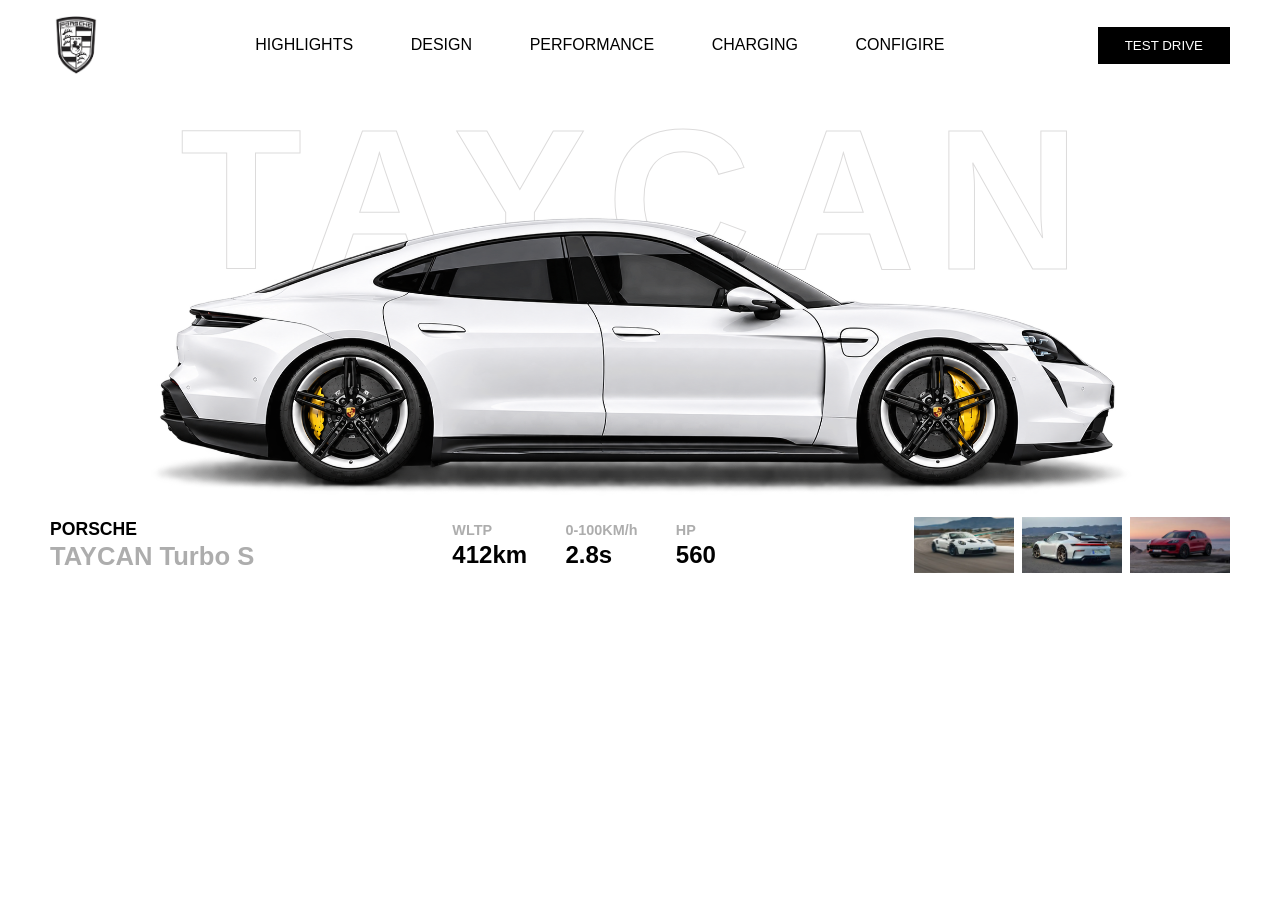
<file: TAYCAN_Design/index.html>
<!DOCTYPE html>
<html lang="en">
<head>
  <meta charset="UTF-8">
  <meta name="viewport" content="width=device-width, initial-scale=1.0">
  <!-- Link css -->
   <link rel="stylesheet" href="style.css">
  <title>Porsche Taycan website</title>
</head>
<body>
  <!-- NAVBAR STARTS HERE -->
  <nav class="nav-bar">
    <img width="52" height="60" src="./assets/Logo.png" alt="Porsche logo">
    <ul class="nav-links">
      <li class="nav-link"><a href="#">HIGHLIGHTS</a></li>
      <li class="nav-link"><a href="#">DESIGN</a></li>
      <li class="nav-link"><a href="#">PERFORMANCE</a></li>
      <li class="nav-link"><a href="#">CHARGING</a></li>
      <li class="nav-link"><a href="#">CONFIGIRE</a></li>

    </ul>
    <button class="test-btn">TEST DRIVE</button>
  </nav>
  <!-- NAVBAR ENDS HERE -->

  <!-- MAIN STARTS HERE -->
   <main class="main">
    <h1 class="main-text">TAYCAN</h1>
    <div class="img-container">
      <img src="./assets/HeroCar.png" alt="car image">
    </div>
   </main>
   <!-- MAIN ENDS HERE -->

   <!-- FOOTER STARTS HERE -->
    <footer class="box">
      <div class="brand-div">
        <h4>PORSCHE</h4>
        <h3>TAYCAN Turbo S</h3>
      </div>
      <div class="text-div">
        <div class="stats">
          <h4>WLTP</h4>
          <h2>412km</h2>
        </div>
        <div class="stats">
          <h4>0-100KM/h</h4>
          <h2>2.8s</h2>
        </div>
        <div class="stats">
          <h4>HP</h4>
          <h2>560</h2>
        </div>
      </div>
      <div class="collection-div">
        <img width="100" src="./assets/Image car1.webp" alt="Car collection">
        <img width="100" src="./assets/Image car2.webp" alt="Car collection">
        <img width="100" src="./assets/Image car3.jpg" alt="Car collection">

      </div>
    </footer>
   <!-- FOOTER ENDS HERE -->


</body>
</html>
</file>
<file: TAYCAN_Design/style.css>
/* Boilerplate */
* {
  margin: 0;
  padding: 0;
  box-sizing: border-box;
}

html {
  font-size: 100%;
  scroll-behavior: smooth;
}

body {
  font-family: sans-serif;
  background-color: #ffffff;
  padding: 15px 50px;
}


/* NAVBAR */
.nav-bar {
  display: flex;
  justify-content: space-between;
  align-items: center;
  margin-bottom: 10px;

  .nav-links {
    display: flex;
    align-items: center;
    justify-content: center;
    gap: 3.6rem;
  }

  .nav-link {
    list-style: none;
  }
  .nav-link a {
    text-decoration: none;
    color: black;
    cursor: pointer;
  }

  .test-btn {
    padding: 10px 26px;
    background-color: black;
    color: white;
    border: 1px solid black;
    cursor: pointer;
  }
  
}


/* MAIN  */
.main{
  position: relative;
  width: 100%;
  height: 60%;
  display: flex;
  flex-direction: column;
  align-items: center;
  justify-content: center;


    .main-text{
      text-align: center;
      font-family: sans-serif;
      font-size: 200px;
      -webkit-text-stroke: 1px rgb(220, 219, 219);
      color: transparent;
      letter-spacing: 20px;

    } 

    .img-container{
      width: 100%;
      height: 65%;
      top: 78.8%;
      position: absolute; 
      display: flex;
      align-items: center;
      justify-content: center;
   } 
    .img-container img{
      width: 85%;
      height: auto;
      object-fit: cover;

    }
}

/* FOOTER */
.box{
  display: flex;
  justify-content: space-between;
  align-items: center;
  /* border: 1px solid black; */
  margin-top: 202px;


    .brand-div h3{
      font-size: 1.6rem;
      margin-top: 2px;
      color: rgb(173, 173,173);
    }
    .brand-div h4{
      font-size: 1.1rem;
    }

    .text-div{
      display: flex;
      align-items: center;
      justify-content: center;
      gap: 2.4rem;
    }

    .text-div .stats{
      display: flex;
      flex-direction: column;
      gap: 0.2rem;
    }

    .stats h4{
      color: rgb(173, 173,173);
      font-size: 0.9rem;
    }

    .stats h2{
      font-weight: bold;
    }

    .collection-div{
      display: flex;
      align-items: center;
      justify-content: center;
      gap: 0.5rem;
      height: auto;
    }
    .collection-div img{
      height: 15%;
      flex: 1;
      aspect-ratio: 16/9;
    }
}
</file>
